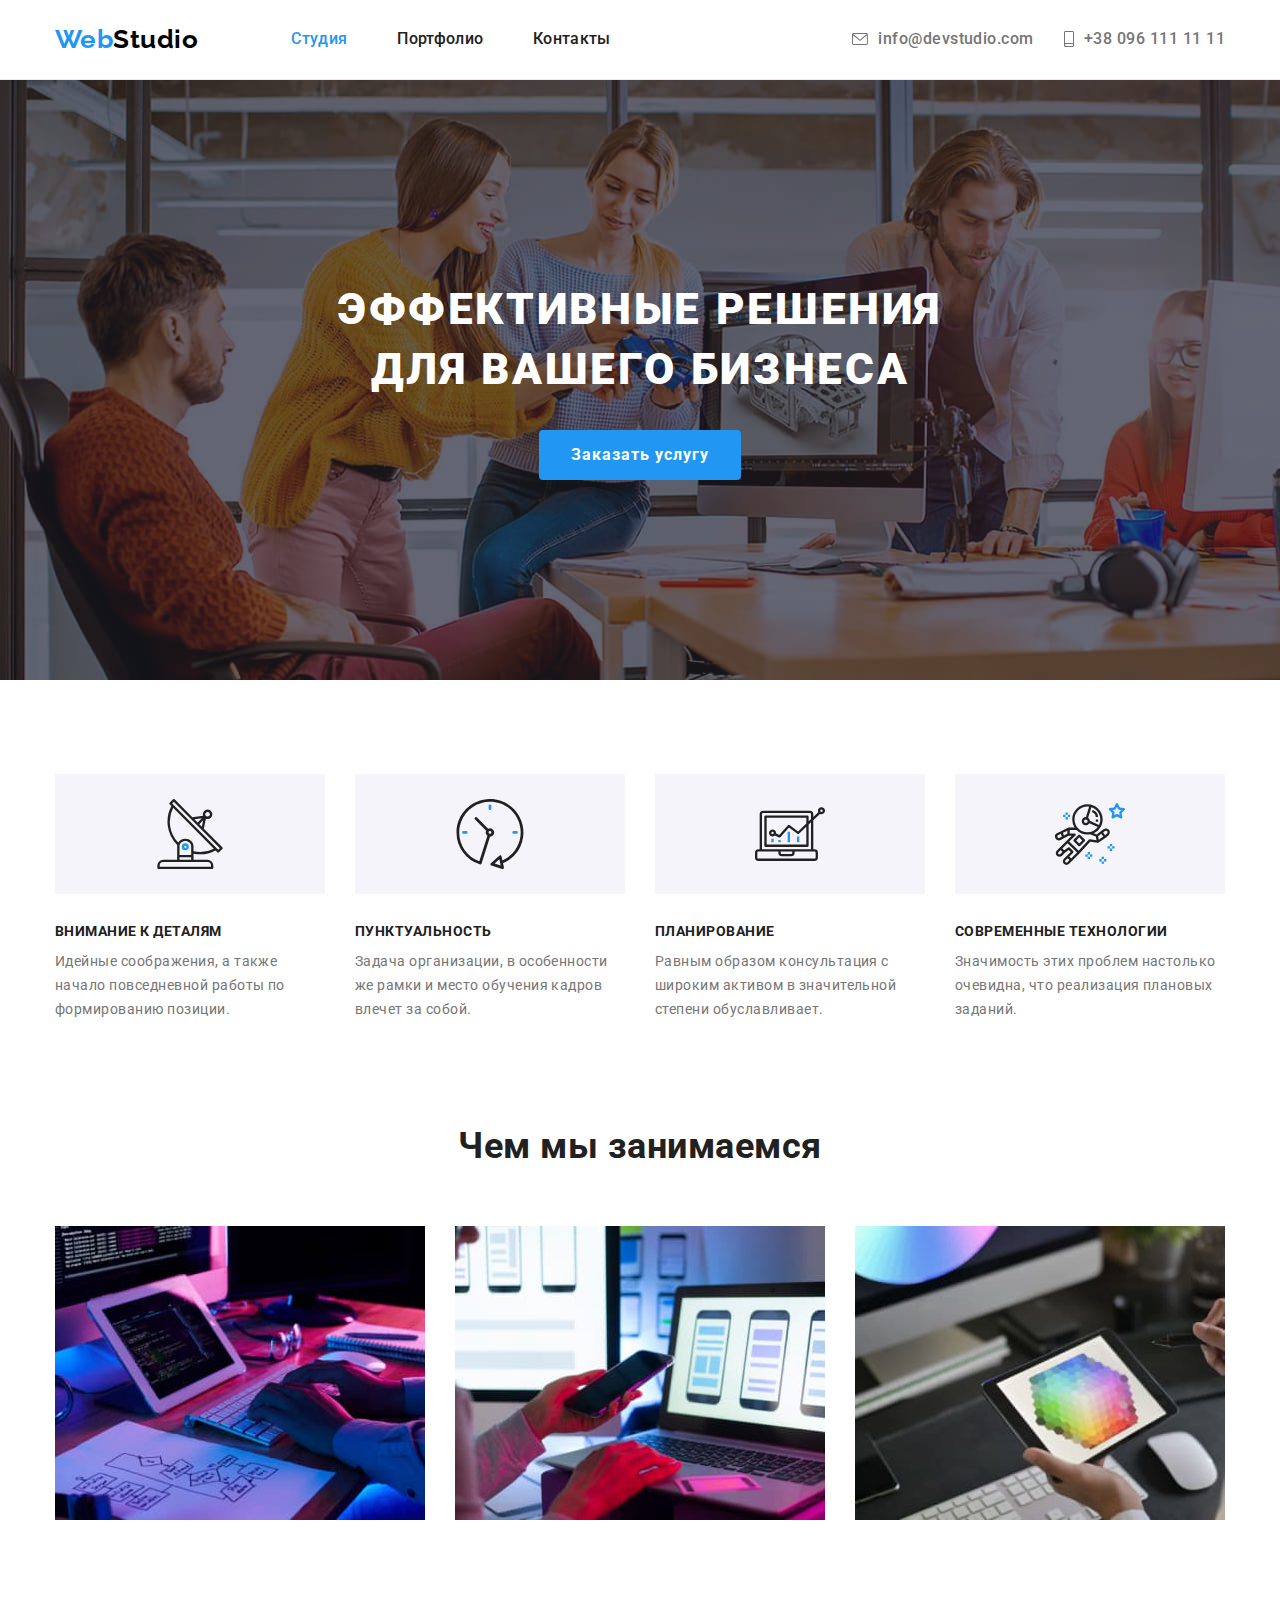
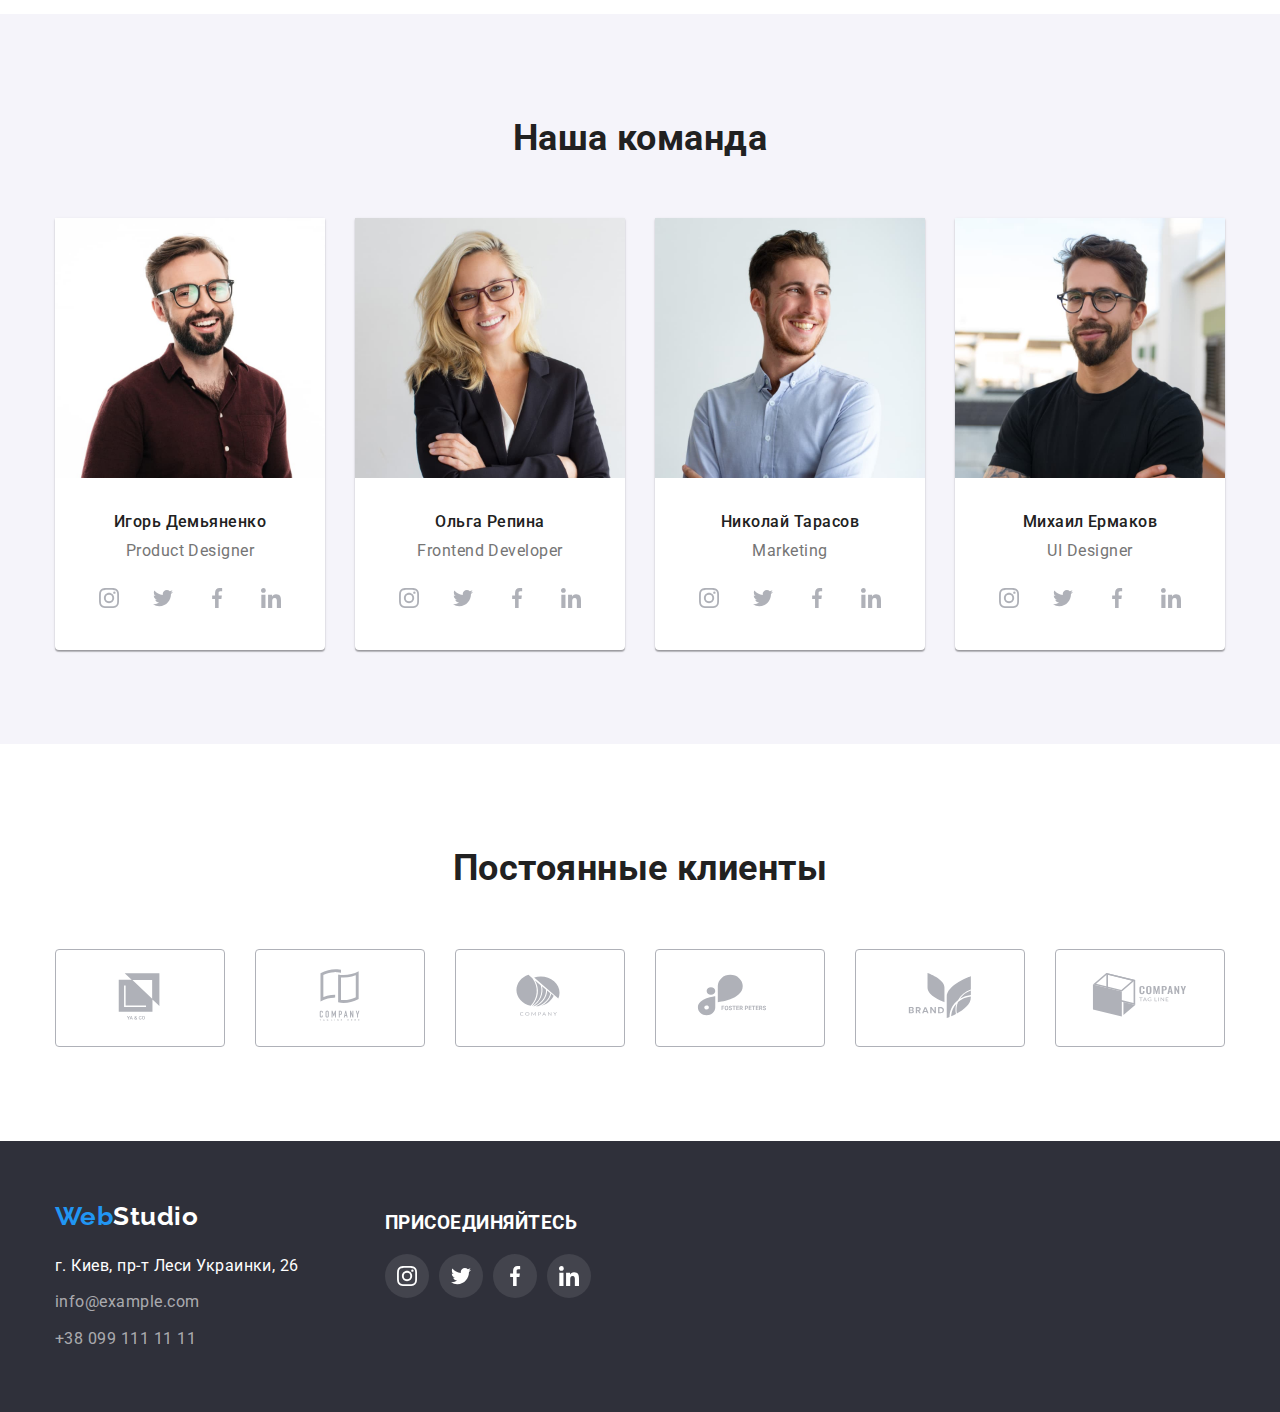
<file: index.html>
<!DOCTYPE html>
<html lang="ru">
<head>
   <meta charset="UTF-8">
   <meta http-equiv="X-UA-Compatible" content="IE=edge">
   <meta name="viewport" content="width=device-width, initial-scale=1.0">
   <title>Студия</title>
   <link href="https://fonts.googleapis.com/css2?family=Raleway:wght@700&family=Roboto:wght@400;500;700;900&display=swap" rel="stylesheet">
   <link rel="stylesheet" href="https://cdnjs.cloudflare.com/ajax/libs/modern-normalize/1.1.0/modern-normalize.min.css">
   <link rel="stylesheet" href="./css/style.css">
</head>
<body>
   <header class="page-header">
      <div class="container container-header">
         <nav class="site-nav">
            <a href="" class="logo">Web<span class="studio">Studio</span></a>
            <ul class="nav-list">
               <li class="nav-item"> <a href="" class="link-current">Студия</a> </li>
               <li class="nav-item"> <a href="./portfolio.html" class="link">Портфолио</a> </li>
               <li class="nav-item"> <a href="" class="link">Контакты</a> </li>
            </ul>
         </nav>
            <ul class="contacts-list">
               <li class="contacts-item"> 
                  <a href="mailto:info@example.com" class="contacts-link">
                     <svg class="contacts-icon" width="16" height="12">
                        <use href="./images/sprite.svg#icon-envelope"></use>
                     </svg> info@devstudio.com
                  </a>
               </li>
               <li class="contacts-item"> 
                  <a href="tel:+380961111111" class="contacts-link">
                     <svg class="contacts-icon" width="10" height="16">
                           <use href="./images/sprite.svg#icon-smartphone"></use>
                     </svg>+38 096 111 11 11
                  </a>
               </li>
            </ul>
      </div>      
   </header>
   <main>
      <section class="section-hero">
            <h1 class="title-hero">ЭФФЕКТИВНЫЕ РЕШЕНИЯ <br> ДЛЯ ВАШЕГО БИЗНЕСА</h1>
            <button class="btn" type="button">Заказать услугу</button>
      </section>
      <section class="section"> 
         <div class="container">
            <h2 class="section-title visually-hidden">Особенности</h2>
            <ul class="features-list">
               <li class="features-item"> 
                  <div class="features-box">
                     <svg class="features-icon" width="70" height="70">
                        <use href="./images/sprite.svg#icon-antenna-1"></use>
                     </svg>
                  </div>
                  <h3 class="features-title">ВНИМАНИЕ К ДЕТАЛЯМ</h3>
                  <p class="features-text">Идейные соображения, а также начало повседневной работы по формированию позиции.</p>
               </li>
               <li class="features-item">
                  <div class="features-box">
                     <svg class="features-icon" width="70" height="70">
                        <use href="./images/sprite.svg#icon-clock-1"></use>
                     </svg>
                  </div>
                  <h3 class="features-title">ПУНКТУАЛЬНОСТЬ</h3>
                  <p class="features-text">Задача организации, в особенности же рамки и место обучения кадров влечет за собой.</p>
               </li>
               <li class="features-item">
                  <div class="features-box">
                     <svg class="features-icon" width="70" height="70">
                        <use href="./images/sprite.svg#icon-diagram-1"></use>
                     </svg>
                  </div>
                  <h3 class="features-title">ПЛАНИРОВАНИЕ</h3>
                  <p class="features-text">Равным образом консультация с широким активом в значительной степени обуславливает.</p>
               </li>
               <li class="features-item">
                  <div class="features-box">
                     <svg class="features-icon" width="70" height="70">
                        <use href="./images/sprite.svg#icon-astronaut-1"></use>
                     </svg>
                  </div>
                  <h3 class="features-title">СОВРЕМЕННЫЕ ТЕХНОЛОГИИ</h3>
                  <p class="features-text">Значимость этих проблем настолько очевидна, что реализация плановых заданий.</p>
               </li>
            </ul>
         </div>
      </section>
      <section class="section section-img">
         <div class="container">
            <h2 class="section-title">Чем мы занимаемся</h2>
            <ul class="img-list">
               <li class=""> <img class="img" src="./images/box1.jpg" alt="box1" width="370"></li>
               <li class=""> <img class="img" src="./images/box2.jpg" alt="box2" width="370"></li>
               <li class=""> <img class="img" src="./images/box3.jpg" alt="box3" width="370"></li>
            </ul>
         </div>
      </section>
      <section class="section section-team">
         <div class="container">
            <h2 class="section-title">Наша команда</h2>
            <ul class="team-list">
               <li class="team-list-item">
                  <img src="./images/ProductDesigner.jpg" alt="ProductDesigner" width="270">
                     <div class="team-stand">
                        <h3 class="team-list-name">Игорь Демьяненко</h3>
                        <p class="team-list-position">Product Designer</p>
                        <ul class="social-list">
                           <li class="social-list-item">
                              <a href="" class="social-links">
                                 <svg class="links-icon" width="20" height="20">
                                    <use href="./images/sprite.svg#icon-instagram-2"></use>
                                 </svg>
                              </a>
                           </li>
                           <li class="social-list-item">
                              <a href="" class="social-links">
                                 <svg class="links-icon" width="20" height="20">
                                    <use href="./images/sprite.svg#icon-twitter-1"></use>
                                 </svg>
                              </a>
                           </li>
                           <li class="social-list-item">
                              <a href="" class="social-links">
                                 <svg class="links-icon" width="20" height="20">
                                    <use href="./images/sprite.svg#icon-facebook-1"></use>
                                 </svg>
                              </a>
                           </li>
                           <li class="social-list-item">
                              <a href="" class="social-links">
                                 <svg class="links-icon" width="20" height="20">
                                    <use href="./images/sprite.svg#icon-linkedin-1"></use>
                                 </svg>
                              </a>
                           </li>
                        </ul>
                     </div>
               </li>
               <li class="team-list-item">
                  <img src="./images/FrontendDeveloper.jpg" alt="FrontendDeveloper" width="270">
                     <div class="team-stand">
                        <h3 class="team-list-name">Ольга Репина</h3>
                        <p class="team-list-position">Frontend Developer</p>
                         <ul class="social-list">
                           <li class="social-list-item">
                              <a href="" class="social-links">
                                 <svg class="links-icon" width="20" height="20">
                                    <use href="./images/sprite.svg#icon-instagram-2"></use>
                                 </svg>
                              </a>
                           </li>
                           <li class="social-list-item">
                              <a href="" class="social-links">
                                 <svg class="links-icon" width="20" height="20">
                                    <use href="./images/sprite.svg#icon-twitter-1"></use>
                                 </svg>
                              </a>
                           </li>
                           <li class="social-list-item">
                              <a href="" class="social-links">
                                 <svg class="links-icon" width="20" height="20">
                                    <use href="./images/sprite.svg#icon-facebook-1"></use>
                                 </svg>
                              </a>
                           </li>
                           <li class="social-list-item">
                              <a href="" class="social-links">
                                 <svg class="links-icon" width="20" height="20">
                                    <use href="./images/sprite.svg#icon-linkedin-1"></use>
                                 </svg>
                              </a>
                           </li>
                        </ul>
                     </div>
               </li>        
               <li class="team-list-item">
                  <img src="./images/Marketing.jpg" alt="Marketing" width="270">
                     <div class="team-stand">
                        <h3 class="team-list-name">Николай Тарасов</h3>
                        <p class="team-list-position">Marketing</p>
                         <ul class="social-list">
                           <li class="social-list-item">
                              <a href="" class="social-links">
                                 <svg class="links-icon" width="20" height="20">
                                    <use href="./images/sprite.svg#icon-instagram-2"></use>
                                 </svg>
                              </a>
                           </li>
                           <li class="social-list-item">
                              <a href="" class="social-links">
                                 <svg class="links-icon" width="20" height="20">
                                    <use href="./images/sprite.svg#icon-twitter-1"></use>
                                 </svg>
                              </a>
                           </li>
                           <li class="social-list-item">
                              <a href="" class="social-links">
                                 <svg class="links-icon" width="20" height="20">
                                    <use href="./images/sprite.svg#icon-facebook-1"></use>
                                 </svg>
                              </a>
                           </li>
                           <li class="social-list-item">
                              <a href="" class="social-links">
                                 <svg class="links-icon" width="20" height="20">
                                    <use href="./images/sprite.svg#icon-linkedin-1"></use>
                                 </svg>
                              </a>
                           </li>
                        </ul>
                     </div>
               </li>        
               <li class="team-list-item">
                  <img src="./images/UIDesigner.jpg" alt="UIDesigner" width="270">
                     <div class="team-stand">
                        <h3 class="team-list-name">Михаил Ермаков</h3>
                        <p class="team-list-position">UI Designer</p>
                         <ul class="social-list">
                           <li class="social-list-item">
                              <a href="" class="social-links">
                                 <svg class="links-icon" width="20" height="20">
                                    <use href="./images/sprite.svg#icon-instagram-2"></use>
                                 </svg>
                              </a>
                           </li>
                           <li class="social-list-item">
                              <a href="" class="social-links">
                                 <svg class="links-icon" width="20" height="20">
                                    <use href="./images/sprite.svg#icon-twitter-1"></use>
                                 </svg>
                              </a>
                           </li>
                           <li class="social-list-item">
                              <a href="" class="social-links">
                                 <svg class="links-icon" width="20" height="20">
                                    <use href="./images/sprite.svg#icon-facebook-1"></use>
                                 </svg>
                              </a>
                           </li>
                           <li class="social-list-item">
                              <a href="" class="social-links">
                                 <svg class="links-icon" width="20" height="20">
                                    <use href="./images/sprite.svg#icon-linkedin-1"></use>
                                 </svg>
                              </a>
                           </li>
                        </ul>
                     </div>
               </li>
            </ul>
         </div>
      </section>
      <section class="section">
         <div class="container">
            <h2 class="section-title">Постоянные клиенты</h2>
            <ul class="client-list">
               <li class="client-item">
                  <a href="" class="client-link">
                     <svg class="client-icon" width="106" height="60">
                        <use href="./images/sprite.svg#icon-Logo"></use>
                     </svg>
                  </a>
               </li>
               <li class="client-item">
                  <a href="" class="client-link">
                     <svg class="client-icon" width="106" height="60">
                        <use href="./images/sprite.svg#icon-Logo-1"></use>
                     </svg>
                  </a>
               </li>
               <li class="client-item">
                  <a href="" class="client-link">
                     <svg class="client-icon" width="106" height="60">
                        <use href="./images/sprite.svg#icon-Logo-2"></use>
                     </svg>
                  </a>
               </li>
               <li class="client-item">
                  <a href="" class="client-link">
                     <svg class="client-icon" width="106" height="60">
                        <use href="./images/sprite.svg#icon-Logo-3"></use>
                     </svg>
                  </a>
               </li>
               <li class="client-item">
                  <a href="" class="client-link">
                     <svg class="client-icon" width="106" height="60">
                        <use href="./images/sprite.svg#icon-Logo-4"></use>
                     </svg>
                  </a>
               </li>
               <li class="client-item">
                  <a href="" class="client-link">
                     <svg class="client-icon" width="106" height="60">
                        <use href="./images/sprite.svg#icon-Logo-5"></use>
                     </svg>
                  </a>
               </li>
            </ul>
         </div>
      </section>
   </main>
   <footer class="footer"> 
      <div class="container-footer">
         <div>
            <a href="" class="logo-footer">Web<span class="studio-footer">Studio</span></a>
            <address class="address">
               <ul class="address-list">
                  <li class="address-list-item"> <p> г. Киев, пр-т Леси Украинки, 26</p></li>
                  <li class="address-list-item"> <a href="mailto:info@example.com" class="contacts-link-footer">info@example.com</a></li>
                  <li class="address-list-item"> <a href="tel:+380991111111" class="contacts-link-footer">+38 099 111 11 11</a></li>
               </ul>
            </address>
         </div>
         <div class="social-box">
            <h3 class="social-box-title">ПРИСОЕДИНЯЙТЕСЬ</h3>
             <ul class="social-list">
               <li class="social-list-item">
                  <a href="" class="social-links social-links-footer">
                     <svg class="links-icon-footer" width="20" height="20">
                        <use href="./images/sprite.svg#icon-instagram-2"></use>
                     </svg>
                  </a>
               </li>
               <li class="social-list-item">
                 <a href="" class="social-links social-links-footer">
                    <svg class="links-icon-footer" width="20" height="20">
                         <use href="./images/sprite.svg#icon-twitter-1"></use>
                     </svg>
                  </a>
               </li>
               <li class="social-list-item">
                  <a href="" class="social-links social-links-footer">
                    <svg class="links-icon-footer" width="20" height="20">
                        <use href="./images/sprite.svg#icon-facebook-1"></use>
                     </svg>
                  </a>
               </li>
               <li class="social-list-item">
                  <a href="" class="social-links social-links-footer">
                     <svg class="links-icon-footer" width="20" height="20">
                        <use href="./images/sprite.svg#icon-linkedin-1"></use>
                     </svg>
                  </a>
               </li>
            </ul>
         </div>
       </div>
   </footer>
</body>
</html>
</file>
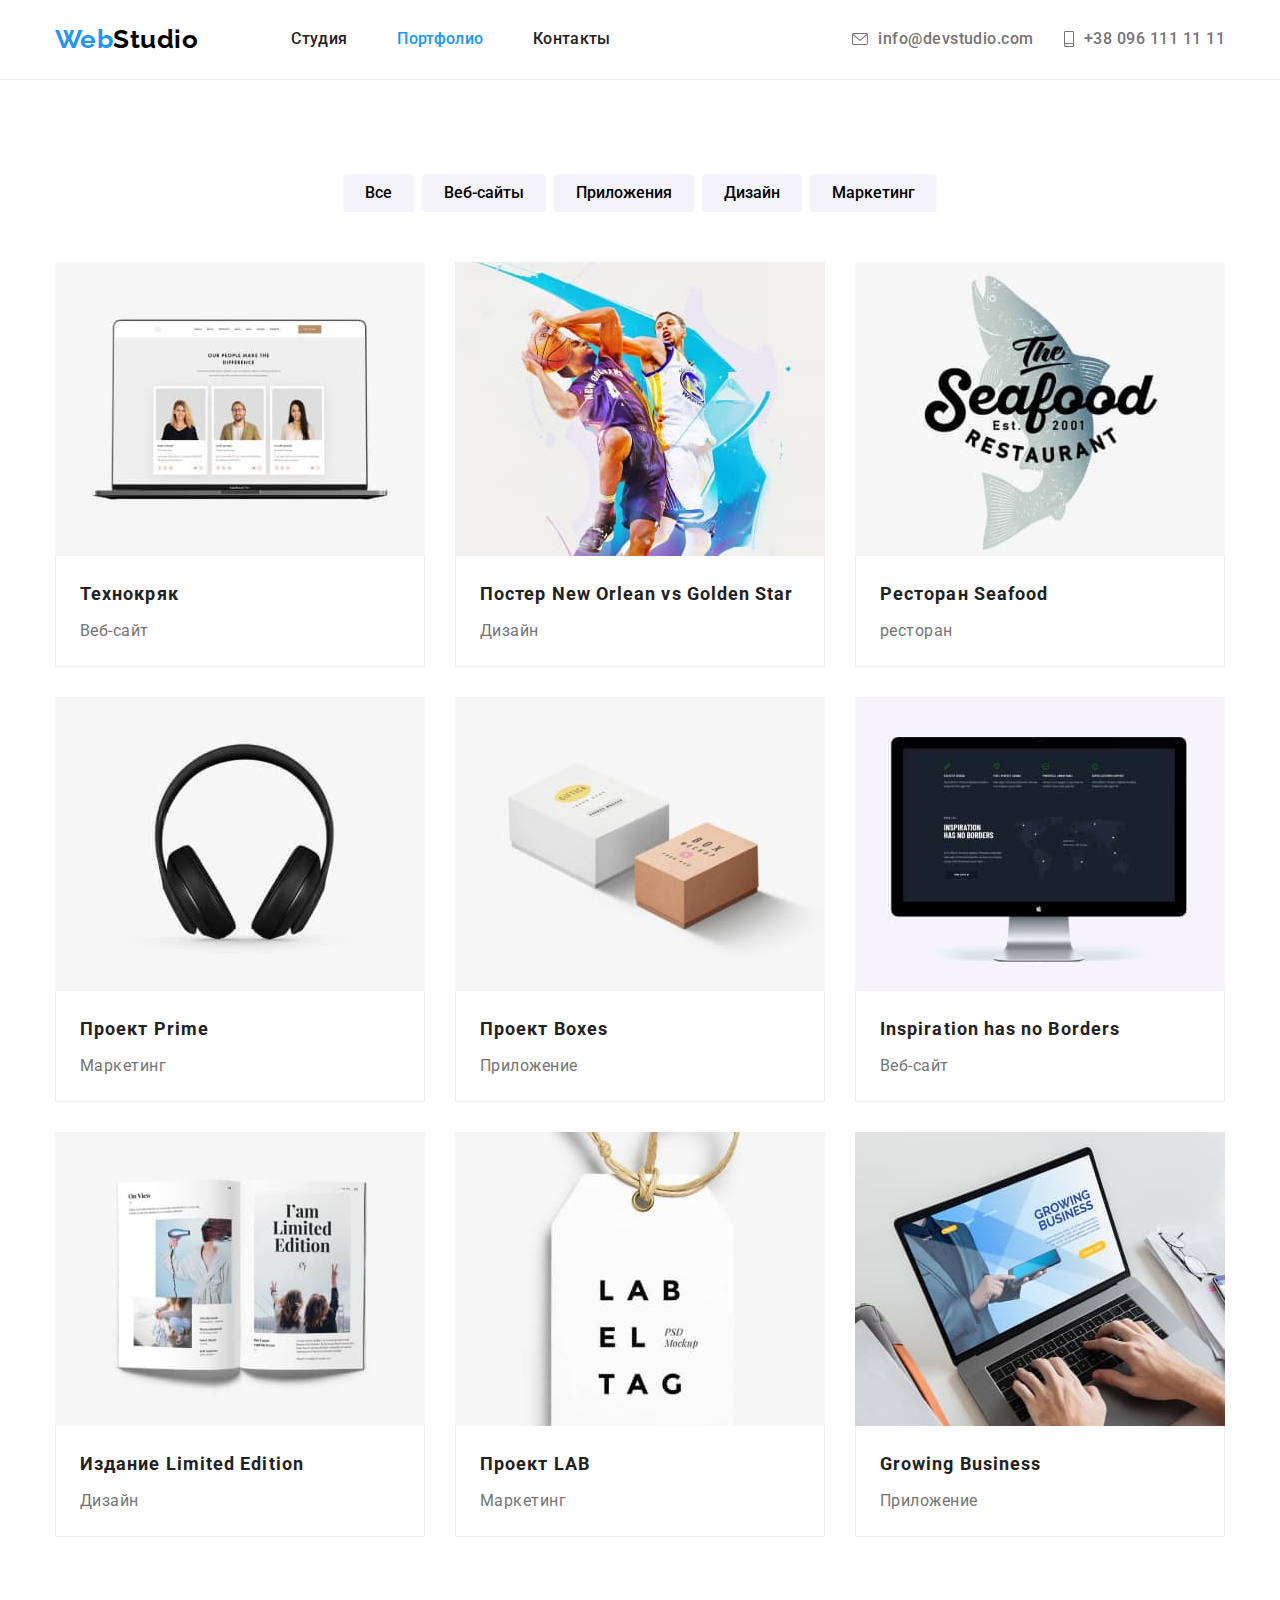
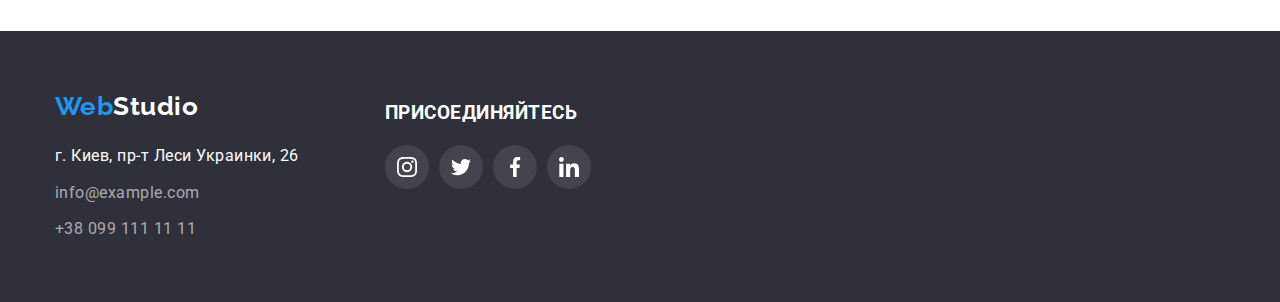
<file: portfolio.html>
<!DOCTYPE html>
<html lang="ru">
<head>
   <meta charset="UTF-8">
   <meta http-equiv="X-UA-Compatible" content="IE=edge">
   <meta name="viewport" content="width=device-width, initial-scale=1.0">
   <title>Портфолио</title>
   <link href="https://fonts.googleapis.com/css2?family=Raleway:wght@700&family=Roboto:wght@400;500;700;900&display=swap" rel="stylesheet">
   <link rel="stylesheet" href="https://cdnjs.cloudflare.com/ajax/libs/modern-normalize/1.1.0/modern-normalize.min.css">
   <link rel="stylesheet" href="./css/style.css">
</head>
<body>
     <header class="page-header">
      <div class="container container-header">
         <nav class="site-nav">
            <a href="" class="logo">Web<span class="studio">Studio</span></a>
            <ul class="nav-list">
               <li class="nav-item"> <a href="./index.html" class="link">Студия</a> </li>
               <li class="nav-item"> <a href="" class="link-current">Портфолио</a> </li>
               <li class="nav-item"> <a href="" class="link">Контакты</a> </li>
            </ul>
         </nav>
            <ul class="contacts-list">
               <li class="contacts-item"> 
                  <a href="mailto:info@example.com" class="contacts-link">
                     <svg class="contacts-icon" width="16" height="12">
                        <use href="./images/sprite.svg#icon-envelope"></use>
                     </svg> info@devstudio.com
                  </a>
               </li>          
                  <li class="contacts-item"> 
                     <a href="tel:+380961111111" class="contacts-link">
                        <svg class="contacts-icon" width="10" height="16">
                           <use href="./images/sprite.svg#icon-smartphone"></use>
                        </svg>+38 096 111 11 11
                     </a>
                  </li>
            </ul>
      </div>      
   </header>
   <main>
      <section class="section">
         <div class="container">
            <h1 class="section-title visually-hidden">Portfolio</h1>
            <ul class="filter-list">
               <li class="filter-item">
                  <button class="filter-button" type="button">Все</button>
               </li>
               <li class="filter-item">
                  <button class="filter-button" type="button">Веб-сайты</button>
               </li>
               <li class="filter-item">
                  <button class="filter-button" type="button">Приложения</button>
               </li>
               <li class="filter-item">
                  <button class="filter-button" type="button">Дизайн</button>
               </li>
               <li class="filter-item">
                  <button class="filter-button" type="button">Маркетинг</button>
               </li>
            </ul>
            <ul class="project-list">
               <li class="project-item">
                  <a href="" class="project-link"><img class="img" src="./images/img1.jpg" alt="tehnocrack" width="370">
                     <div class="border"><h2 class="project-title">Технокряк</h2>
                     <p class="project-text">Веб-сайт</p></div>
                  </a>
               </li>
               <li class="project-item">
                  <a href="" class="project-link"><img class="img" src="./images/img2.jpg" alt="poster" width="370">
                     <div class="border"><h2 class="project-title">Постер New Orlean vs Golden Star</h2>
                     <p class="project-text">Дизайн</p></div>
                  </a>
               </li>
               <li class="project-item">
                  <a href="" class="project-link"><img class="img" src="./images/img3.jpg" alt="theseafood" width="370">
                     <div class="border"><h2 class="project-title">Ресторан Seafood</h2>
                     <p class="project-text">ресторан</p></div>
                  </a>
               </li>
               <li class="project-item">
                  <a href="" class="project-link"><img class="img" src="./images/img4.jpg" alt="headphones" width="370">
                     <div class="border"><h2 class="project-title">Проект Prime</h2>
                     <p class="project-text">Маркетинг</p></div> 
                  </a>
               </li>
               <li class="project-item">
                  <a href="" class="project-link"><img class="img" src="./images/img5.jpg" alt="boxes" width="370">
                     <div class="border"><h2 class="project-title">Проект Boxes</h2>
                     <p class="project-text">Приложение</p></div>
                  </a>
               </li>
               <li class="project-item">
                  <a href="" class="project-link"><img class="img" src="./images/img6.jpg" alt="monitor" width="370">
                     <div class="border"><h2 class="project-title">Inspiration has no Borders</h2>
                     <p class="project-text">Веб-сайт</p></div>
                  </a>
               </li>
               <li class="project-item">
                  <a href="" class="project-link"><img class="img" src="./images/img7.jpg" alt="book" width="370">
                     <div class="border"><h2 class="project-title">Издание Limited Edition</h2>
                     <p class="project-text">Дизайн</p></div>
                  </a>
               </li>
               <li class="project-item">
                  <a href="" class="project-link"><img class="img" src="./images/img8.jpg" alt="label" width="370">
                     <div class="border"><h2 class="project-title">Проект LAB</h2>
                     <p class="project-text">Маркетинг</p></div>
                  </a>
               </li>
               <li class="project-item">
                  <a href="" class="project-link"><img class="img" src="./images/img9.jpg" alt="notebook" width="370">
                     <div class="border"><h2 class="project-title">Growing Business</h2>
                     <p class="project-text">Приложение</p></div>
                  </a>
               </li>
            </ul> 
         </div>
      </section>
   </main>
   <footer class="footer"> 
      <div class="container-footer">
         <div>
            <a href="" class="logo-footer">Web<span class="studio-footer">Studio</span></a>
            <address class="address">
               <ul class="address-list">
                  <li class="address-list-item"> <p> г. Киев, пр-т Леси Украинки, 26</p></li>
                  <li class="address-list-item"> <a href="mailto:info@example.com" class="contacts-link-footer">info@example.com</a></li>
                  <li class="address-list-item"> <a href="tel:+380991111111" class="contacts-link-footer">+38 099 111 11 11</a></li>
               </ul>
            </address>
         </div>
         <div class="social-box">
            <h3 class="social-box-title">ПРИСОЕДИНЯЙТЕСЬ</h3>
             <ul class="social-list">
               <li class="social-list-item">
                  <button class="social-links social-links-footer">
                     <svg class="links-icon-footer" width="20" height="20">
                        <use href="./images/sprite.svg#icon-instagram-2"></use>
                     </svg>
                  </button>
               </li>
               <li class="social-list-item">
                 <button class="social-links social-links-footer">
                    <svg class="links-icon-footer" width="20" height="20">
                                       <use href="./images/sprite.svg#icon-twitter-1"></use>
                     </svg>
                  </button>
               </li>
               <li class="social-list-item">
                  <button class="social-links social-links-footer">
                    <svg class="links-icon-footer" width="20" height="20">
                        <use href="./images/sprite.svg#icon-facebook-1"></use>
                     </svg>
                  </button>
               </li>
               <li class="social-list-item">
                  <button class="social-links social-links-footer">
                     <svg class="links-icon-footer" width="20" height="20">
                        <use href="./images/sprite.svg#icon-linkedin-1"></use>
                     </svg>
                  </button>
               </li>
            </ul>
         </div>
       </div>
   </footer>
</body>
</html>
</file>
<file: css/style.css>
html {
  box-sizing: border-box;
}

*,
*::before,
*::after {
  box-sizing: inherit;
}

:root {
  --primary-text-color: #212121;
  --text-color: #757575;
  --accent-color: #2196f3;
  --primary-white-color: #ffffff;
  --logo-color: #000000;
  --grey-color: #f5f4fa;
  --background-color: #2f303a;
  --card-shadow: 0px 1px 3px rgba(0, 0, 0, 0.12),
    0px 1px 1px rgba(0, 0, 0, 0.14), 0px 2px 1px rgba(0, 0, 0, 0.2);
  --card-interval: 30px;
}
body{

  font-family: Roboto, sans-serif;
  color: var(--primary-text-color);
  background-color: var(--primary-white-color);
  letter-spacing: 0.03em;
  
}
h1,
h2,
h3,
h4,
p,
ul {
  margin: 0;
  padding: 0;
}
ul {
  list-style: none;
}
/* Common classes */
.container {
  width: 1200px;
  margin: 0 auto;
  padding: 0 15px;
}
.img {
  display: block;
  width: 100%;
  height: auto;
}
.visually-hidden {
  position: absolute;
  width: 1px;
  height: 1px;
  margin: -1px;
  border: 0;
  padding: 0;
  clip: rect(0 0 0 0);
  overflow: hidden;
}

/* common header */
.page-header {
  border-bottom: 1px solid #ececec;
  height: 80px;
  display: flex;
}
.container-header {
  display: flex;
  align-items: center;
}
.site-nav {
  display: flex;
  align-items: center;
  margin-right: auto;
}

.logo {
  color: var(--accent-color);
  font-family: Raleway;
  font-weight: 700;
  font-size: 26px;
  line-height: 1.19;
  text-align: left;
  text-decoration: none;
  display: inline-block;
  margin-right: 93px;
}

.studio {
  display: inline-block;
  color: var(--logo-color);
}

.nav-list {
  display: flex;
}
.nav-item:not(:last-child) {
  margin-right: 50px;
}
.contacts-item:not(:last-child) {
  margin-right: 50px;
}

.link {
  color: var(--primary-text-color);
  text-decoration: none;
  display: block;
  padding-top: 20px;
  padding-bottom: 20px;
  font-weight: 500;
  line-height: 1.14;
  letter-spacing: 0.02em;
}
.link-current {
  color: var(--accent-color);
  text-decoration: none;
  display: block;
  padding-top: 20px;
  padding-bottom: 20px;
  font-weight: 500;
  line-height: 1.14;
  letter-spacing: 0.02em;
}
.link:hover,
.link:focus,
.contacts-link:hover .contacts-icon,.contacts-link:focus .contacts-icon
 {
  fill:var(--accent-color);
  color: var(--accent-color);
}
.contacts-link:hover,.contacts-link:focus{
  color: var(--accent-color);
}

.contacts-list {
  display: flex;
  align-items: center;
}
.contacts-item {
  display: flex
}
.contacts-item:not(:last-child){
  margin-right: var(--card-interval);
}

.contacts-link{
  display: flex;
  color: var(--text-color);
  text-decoration: none;
  align-items: center;
  font-weight: 500;
  line-height: 1.14;
  padding-top: 20px;
  padding-bottom: 20px;
}
.contacts-icon{
  margin-right: 10px;
  fill: var(--text-color);
  padding: 0;
}


/* main index.html */
.section-hero {
  background: var(--background-color);
  padding: 200px 0;
  text-align: center;
  height:600px;
  max-width: 1600px;
  background-repeat: no-repeat;
  margin-left: auto;
  margin-right: auto;
  background-image:linear-gradient(to right, rgba(47, 48, 58, 0.4),rgba(47, 48, 58, 0.4)), url(../images/background.css/background\ img.jpg);
}

.title-hero {
  color: var(--primary-white-color);
  font-size: 44px;
  font-weight: 900;
  line-height: 1.36;
  letter-spacing: 0.06em;
  text-align: center;
  margin-bottom: 30px;
}
.btn {
  color: var(--primary-white-color);
  background: var(--accent-color);
  font-size: 16px;
  line-height: 1.88;
  font-weight: 700;
  letter-spacing: 0.06em;
  cursor: pointer;
  border-radius: 4px;
  border: 0;
  padding: 10px 32px;
}
.btn:hover {
  background: #188ce8;
}
.section {
  padding: 94px 0;
}
.section-title {
  font-size: 36px;
  font-weight: 700;
  line-height: 1.67;
  text-align: center;
  margin-bottom: 50px;
}

.features-list {
  display: flex;
}
.features-item {

}
.features-item:not(:last-child) {
  margin-right: var(--card-interval);
}

.features-box{
  display: flex;
  margin-bottom:var(--card-interval);
  background: var(--grey-color);
  align-items: center;
  padding: 25px 100px;
}
.features-icon{

}

.features-title {
  font-weight: 700;
  line-height: 1.14;
  font-size: 14px;
  margin-bottom: 10px;
}
.features-text {
  color: var(--text-color);
  line-height: 1.71;
  font-size: 14px;
}
.section-img {
  padding-top: 0;
}
.img-list {
  display: flex;
  justify-content: space-between;
}

.section-team {
  background: var(--grey-color);
}
.team-list {
  display: flex;
  justify-content: space-between;
}
.team-list-item {
  background: var(--primary-white-color);
  box-shadow: var(--card-shadow);
  border-radius: 0px 0px 4px 4px;
  text-align: center;
}
.team-stand {
  padding: 30px 0;
}
.team-list-name {
  font-size: 16px;
  font-weight: 500;
  line-height: 1.19;
  margin-bottom: 10px;
}
.team-list-position {
  color: var(--text-color);
  font-size: 16px;
  line-height: 1.19;
  margin-bottom: 16px;
}
.social-list{
  display: flex;
  align-items: center;
  justify-content: center;
}
.social-list-item:not(:last-child){
  margin-right: 10px;
}
.social-links{
  display: flex;
  justify-content: center;
  align-items: center;
  cursor: pointer;
  width: 44px;
  background: #FFFFFF;
  height: 44px;
  border-radius: 50%;
  border: 0;
  padding: 0;
}
.social-links:hover,
.social-links:focus{
  background: var(--accent-color);
}
.links-icon{
  fill: #AFB1B8;
}
.social-links:hover .links-icon, .social-links:focus .links-icon    
{
  fill: #FFFFFF;
}     
.client-list{
  display: flex;
}
.client-item{
 
}
.client-item:not(:last-child){
 margin-right: var(--card-interval);
}
.client-link{
  display: block;
  border: 1px solid #AFB1B8;
  border-radius: 4px;
  cursor: pointer;
  background: #FFFFFF;
  border-radius: 4px;
  padding: 16px 31px;
}
.client-link:hover .client-icon, .client-link:focus .client-icon{
  fill: var(--accent-color);
}
.client-link:hover, .client-link:focus{
  border-color: var(--accent-color);
}
.client-icon{
  fill: #AFB1B8;
}
.client-icon:hover,
.client-icon:focus{
  fill: var(--accent-color);
}
/* main portfolio.html */
.portfolio-section {
}

.filter-list {
  display: flex;
  justify-content: center;
  margin-bottom: 50px;
}
.filter-item {
}
.filter-item:not(:last-child) {
  margin-right: 8px;
  
}

.filter-button {
  cursor: pointer;
  background: var(--grey-color);
  font-size: 16px;
  font-weight: 500;
  line-height: 1.63;
  border-radius: 4px;
  border: none;
  display: inline-block;
  padding: 6px 22px;
}
.filter-button:hover , .filter-button:focus{
  color: var(--primary-white-color);
  background: var(--accent-color);
  box-shadow: 0px 3px 1px rgba(0, 0, 0, 0.1), 0px 1px 2px rgba(0, 0, 0, 0.08), 0px 2px 2px rgba(0, 0, 0, 0.12);
}

.project-list {
  display: flex;
  flex-wrap: wrap;
  margin-left: calc(-1 * var(--card-interval));
  margin-top: calc(-1 * var(--card-interval));
}

.project-item {
  flex-basis: calc(100% / 3 - var(--card-interval));
  margin-left: var(--card-interval);
  margin-top: var(--card-interval);
}

.project-link:hover, 
.project-link:focus{
 box-shadow: 0px 1px 1px rgba(0, 0, 0, 0.12),
             0px 4px 4px rgba(0, 0, 0, 0.06), 
             1px 4px 6px rgba(0, 0, 0, 0.16);
}
.project-link {
  text-decoration: none;
  color: var(--primary-text-color);
  display: block;
}
.project-link 

.project-title {
  font-size: 18px;
  font-weight: 700;
  line-height: 2;
  letter-spacing: 0.06em;
  margin-bottom: 4px;
}
.project-text {
  color: var(--text-color);
  font-size: 16px;
  line-height: 1.88;
}
.border {
  padding: 20px 24px;
  border-left: 1px solid #EEEEEE; ;
  border-right: 1px solid #EEEEEE; ;
  border-bottom: 1px solid #EEEEEE; ;
}
/* common footer */
.footer {
  background: var(--background-color);
  padding: 60px 0;
}
.container-footer {
  display: flex;
  width: 1200px;
  margin: 0 auto;
  padding: 0 15px;
}
.logo-footer {
  color: var(--accent-color);
  font-family: Raleway;
  font-weight: 700;
  font-size: 26px;
  line-height: 1.19;
  text-align: left;
  text-decoration: none;
  display: inline-block;
  margin-bottom: 20px;
}
.studio-footer {
  color: var(--primary-white-color);
  display: inline-block;
}
.address {
  color: var(--primary-white-color);
  line-height: 1.71;
  padding-right: 1em;
}
.address-list {
  font-style: normal;
}

.address-list-item:not(:last-child) {
  margin-bottom: 9px;
}
.contacts-link-footer {
  color: rgba(255, 255, 255, 0.6);
  text-decoration: none;
  display: block;
}

.social-box{
  width: 206px;
  margin: 12px 0 0 70px;
}
.social-box-title{
  display: inline-block;
  font-weight: 700;
  line-height: 1.14;
  color:#ffffff;
  margin-bottom: 20px;
}
.social-links-footer{
  background: #43444D;
}
.links-icon-footer{
  fill: #FFFFFF;
}
</file>
